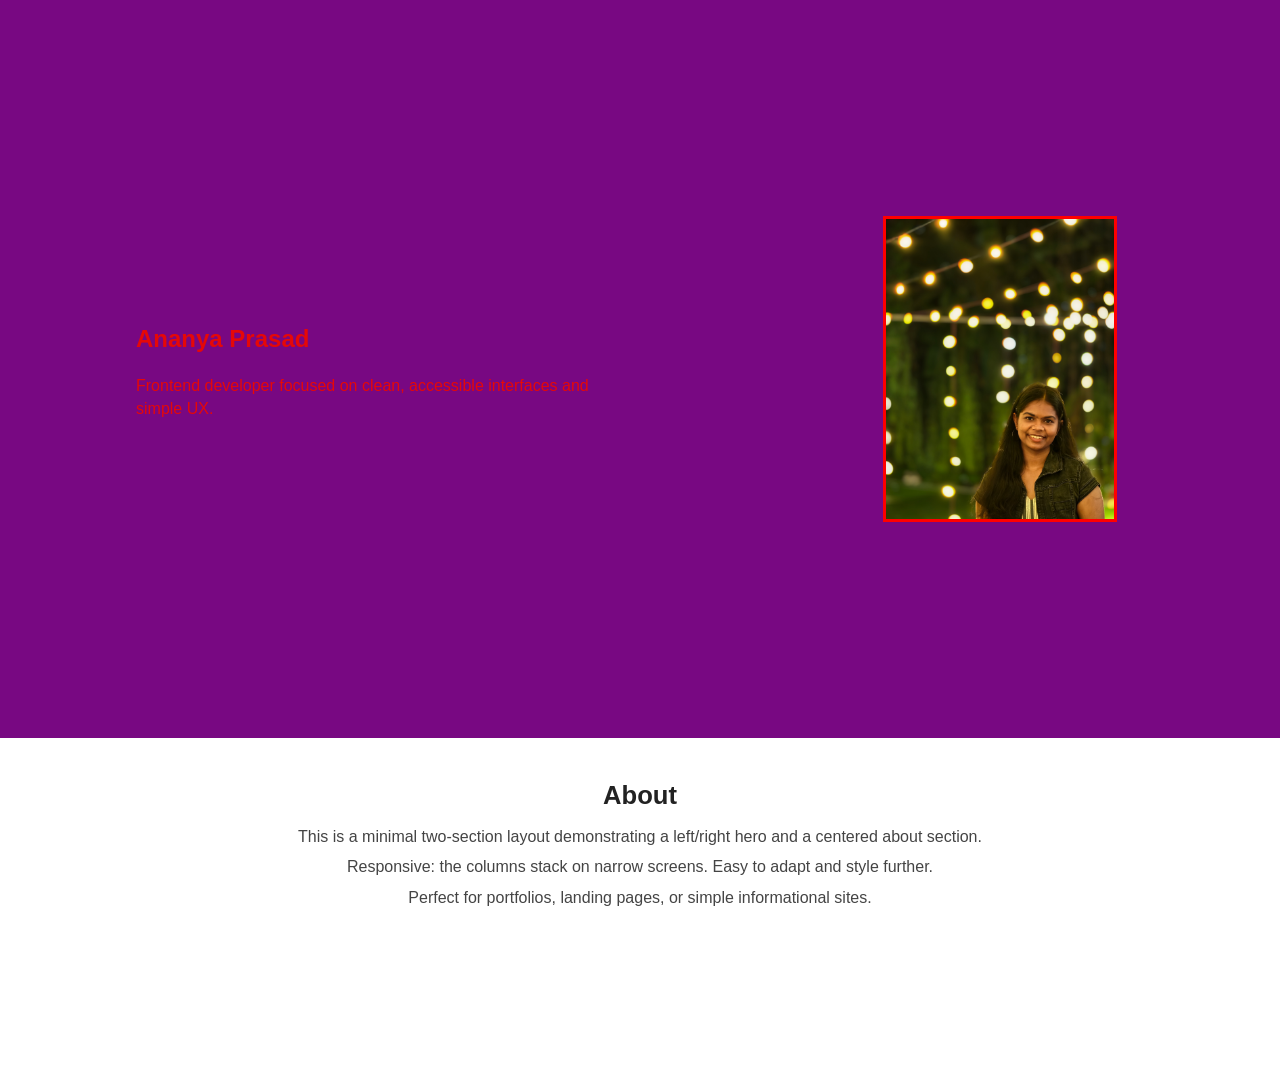
<file: index.html>
<!doctype html>
<html>
<head>
  <title>first website</title>
  <link rel="stylesheet" href="style.css">
</head>
<body>
  <section class="section1">
    <div class="left">
      <h1>Ananya Prasad</h1>
      <p>Frontend developer focused on clean, accessible interfaces and simple UX.</p>
    </div>
    <div class="right">
      <img src="anu_photo.jpg" alt="Profile image">
    </div>
  </section>

  <section class="section2">
    <h2>About</h2>
    <p>This is a minimal two-section layout demonstrating a left/right hero and a centered about section.</p>
    <p>Responsive: the columns stack on narrow screens. Easy to adapt and style further.</p>
    <p>Perfect for portfolios, landing pages, or simple informational sites.</p>
  </section>

</body>
</html>
</file>
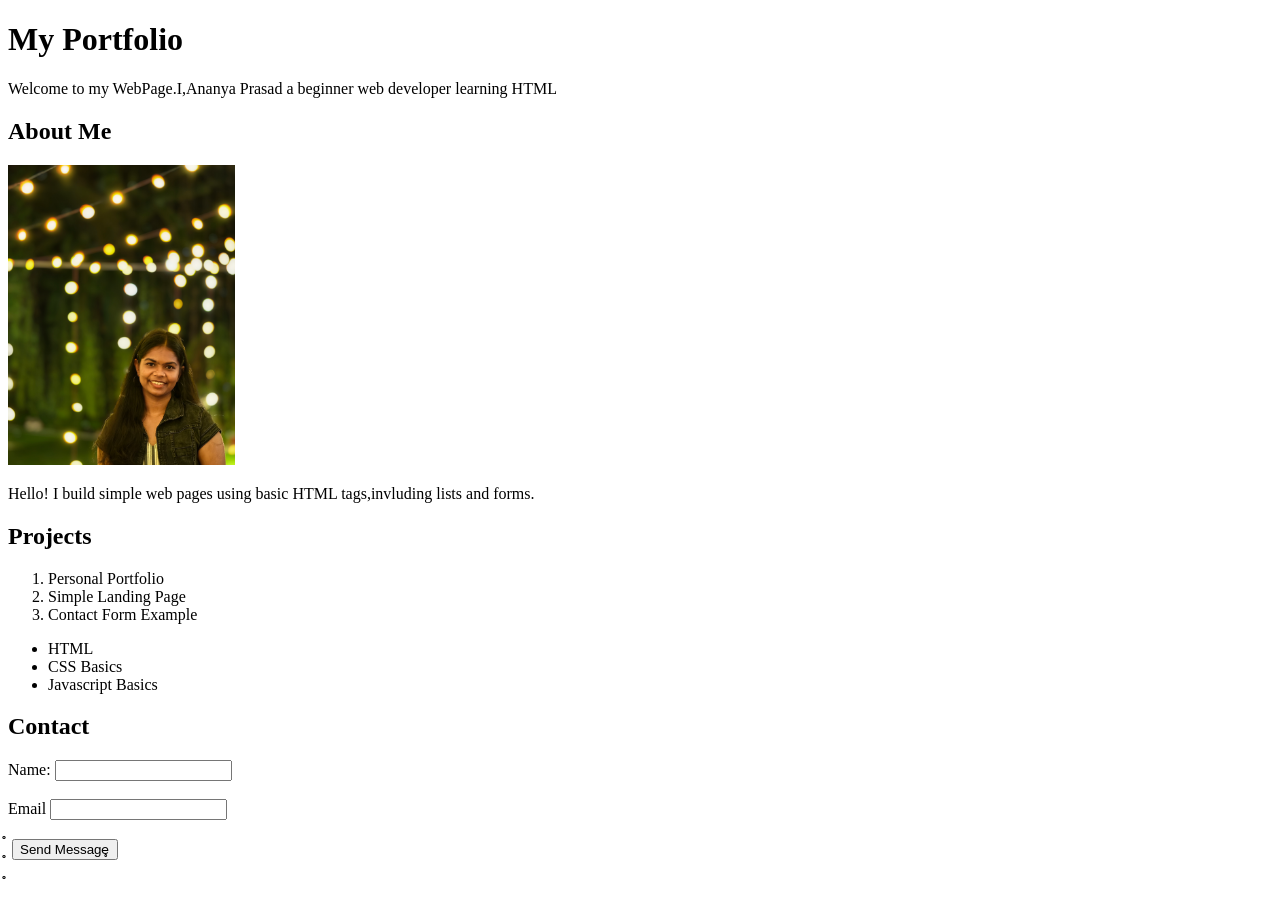
<file: first.html>
<!DOCTYPE html>
<html>
    <head>
        <title>My first web</title></head>
    <body>
        <h1>My Portfolio</h1>
        <p>Welcome to my WebPage.I,Ananya Prasad a beginner web developer learning HTML</p̥>
        <h2>About Me</h2>
        <img src="ANU PHOTO .jpg" alt="photo" height="300̥">
        <p>Hello! I build simple web pages using basic HTML tags,invluding lists and forms.</p>
        <h2>Projects</h2>
        <ol>
            <li>Personal Portfolio</li>
            <li>Simple Landing Page</li>
            <li>Contact Form Example</li>
        </ol>
        <ul>
            <li>HTML</li>
            <li>CSS Basics</li>
            <li>Javascript Basics</li>
        </ul>
        <h2>Contact</h2>
        <form action="">
            <label for="name">Name:</label>
            <input type="text" id="name" name="name">
            <br><br>
            <label for="name">Email</label>
            <input type="email" id="name" >
            <br>̥<br>̥
            <button type="button">Send Message̥</button>
        </form>
    </body>
</html>̥
</file>
<file: style.css>
body {
    margin: 0;
    padding: 0;
    font-family: Arial, sans-serif;
    line-height: 1.4;
    color: #222;
    background: #f7f7f7;
    box-sizing: border-box;
}

.section1 {
    background: #780882;
    color: #e50808;
    display: flex;
    flex-direction: row;
    padding: 20px;
    padding-top: 200px;
    padding-bottom: 200px;
    align-items: center;
}

.left,
.right {
    box-sizing: border-box;
    padding: 16px;
}

.left {
    flex: 1;
    margin-right: 100px;
    margin-left: 100px;

}

.right {
    flex: 1;
    display: flex;
    justify-content: center;
    align-items: center;
}

.right img {
    width: 600̥px;
    height: 300px;
    border: 3px solid red;
}


.section2 {
    text-align: center;
    padding: 40px 20px;
    background: #fff;
    height: 30vh;
}

.section2 h2 {
    margin: 0 0 12px 0;
    font-size: 1.6rem;
    text-align: center;
}

.section2 p {
    margin: 8px 0;
    color: #444;
    max-width: 720px;
    margin-left: auto;
    margin-right: auto;
}

@media (max-width: 700px) {
    .section1 {
        flex-direction: column;
        text-align: center;
    }
    .left, .right {
        padding: 12px;
    }
}
</file>
